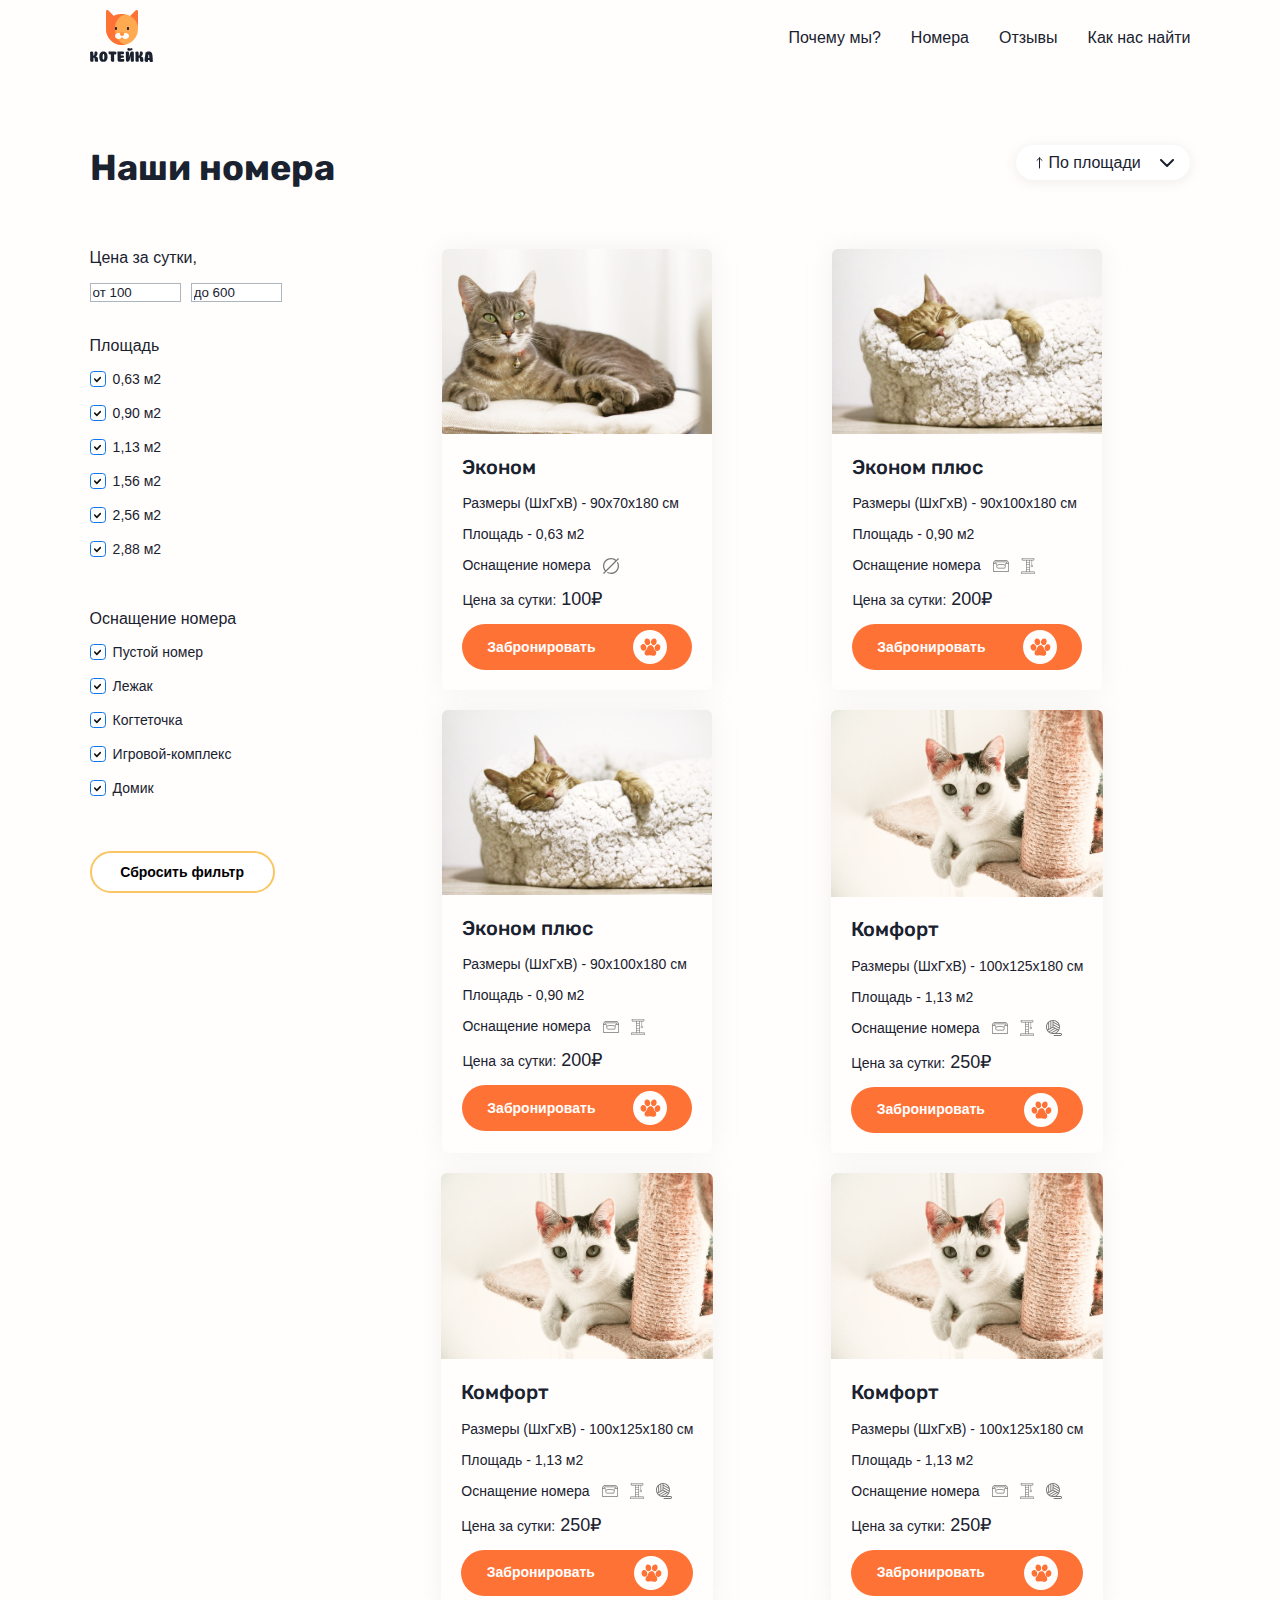
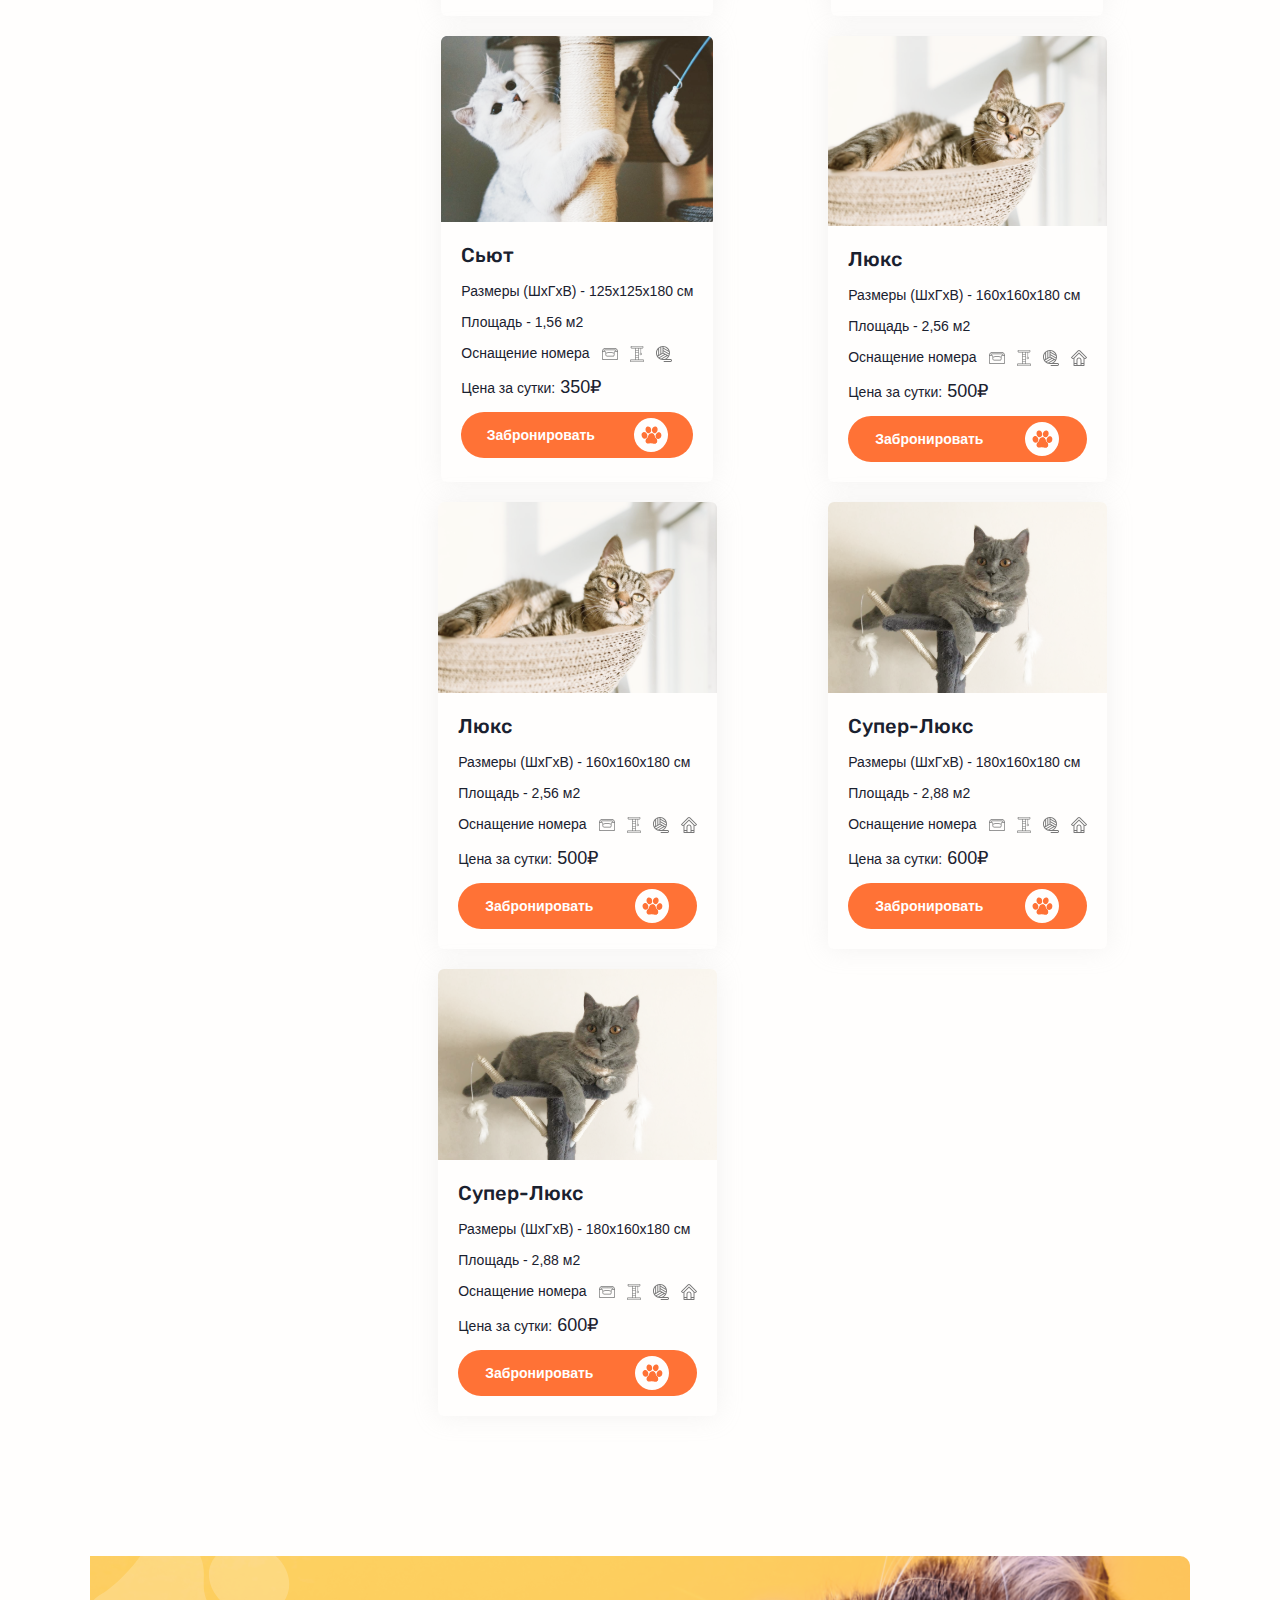
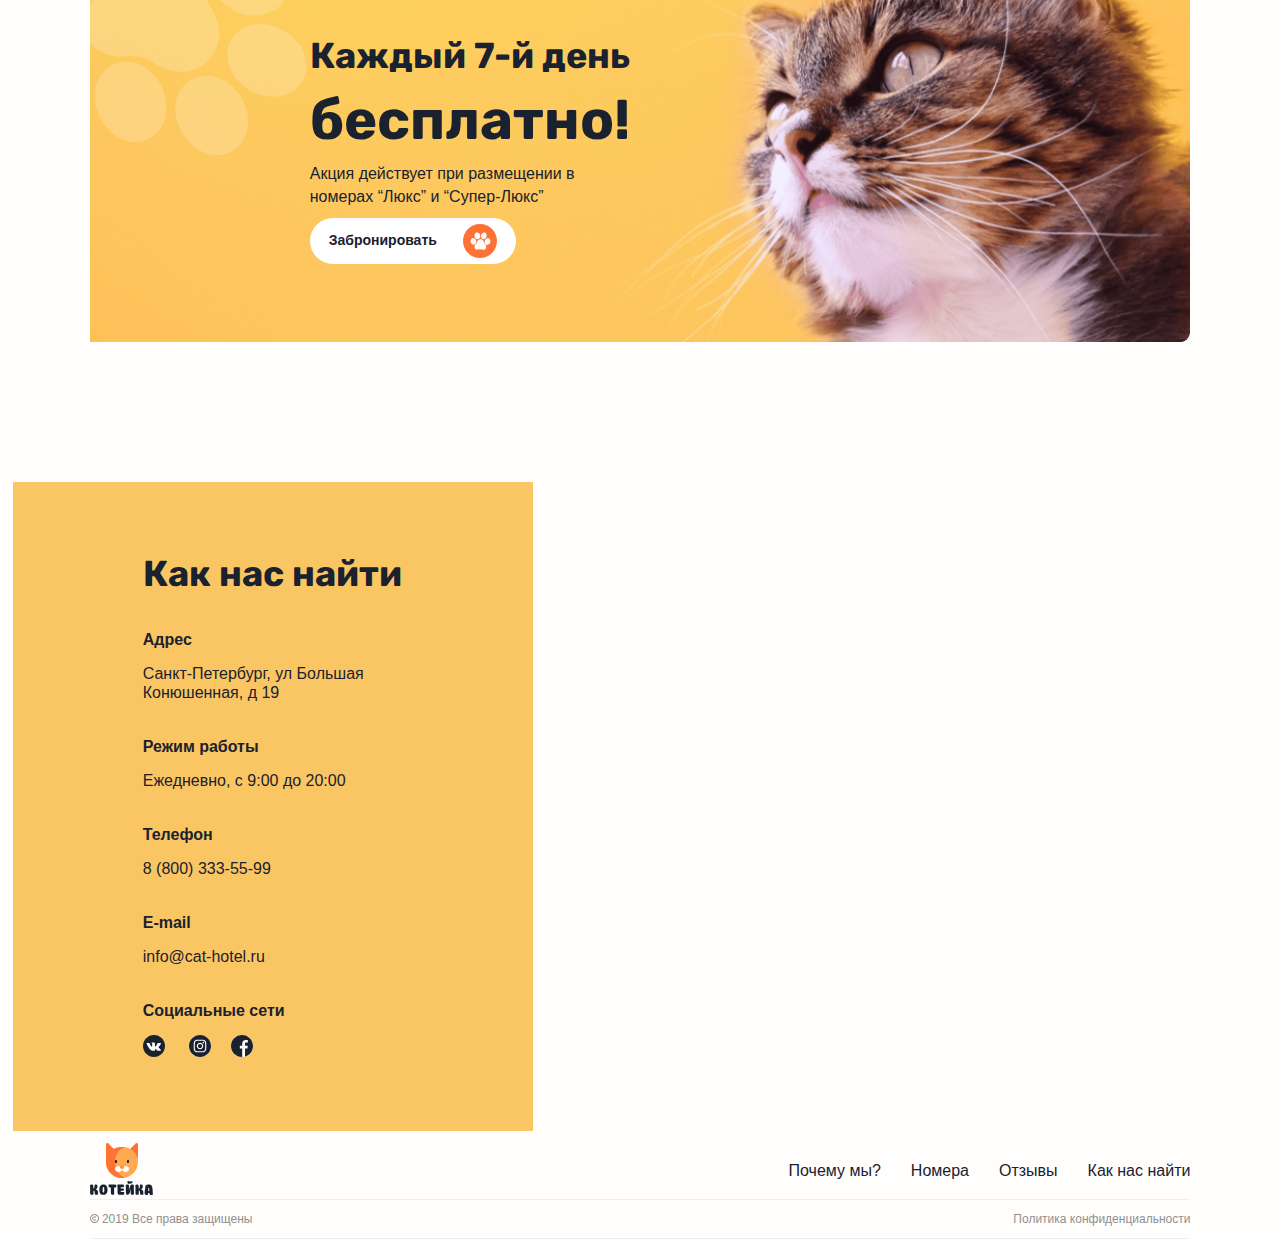
<file: catalog.html>
<!DOCTYPE html> 
<html lang="ru">
	<head>
		<meta charset="utf-8">
		<title>Каталог</title>	 
		<meta name="viewport" content="width=device-width, initial-scale=1.0">
		<link href="css/style.css" rel="stylesheet"> 
		<link href="css/style_font.css" rel="stylesheet"> 	
		<link href="css/checkbox.css" rel="stylesheet"> 
		
		<link rel="preconnect" href="https://fonts.googleapis.com">
		<link rel="preconnect" href="https://fonts.gstatic.com" crossorigin>
		<link href="https://fonts.googleapis.com/css2?family=Lato&family=Rubik&display=swap" rel="stylesheet">
	</head> 
	<body>
			<div class="page">
				<header>
					<div>
						<img src="img/лого.svg" alt="">
					</div>
					<button onclick="menu()"></button>
					<nav>
						<a href="#">Почему мы?</a>
						<a href="#">Номера</a>
						<a href="#">Отзывы</a>
						<a href="#">Как нас найти</a>
					</nav>					
				</header>

				<div class="header_mobile">
					<div class="header_box">
						<div>
							<img src="img/лого.svg" alt="">
						</div>
						<nav>
							<a href="#"><b>Почему мы?   </b>  </a>
							<a href="#"><b>Номера       </b> </a>
							<a href="#"><b>Отзывы       </b>  </a>
							<a href="#"><b>Как нас найти</b></a>
						</nav>
						<p>8 (800) 333-55-99</p>
						<p><img src="img/icon_soc1.svg" alt=""> <img src="img/icon_soc2.svg" alt=""><img src="img/icon_soc3.svg" alt=""></p>
						<img onclick="menu_closed()" src="img/krest.svg" alt="">
					</div>
				</div>

				<main>
					<div class="select_box_button"> 
						<h1>Наши номера</h1>
						<div class="select_box">
							<button onclick="open_filtr()"><img  src="img/filtr.svg" alt="">Фильтры</button>
							<div class="select2">
								<p onclick="select()"  id="select_active" class="select_item_active" value="По площади" ><img src="img/arrow_filtr.svg" alt="">По площади</p>	
								<div class="select3" id="select3">
									<div class="select4">
										<p onclick="sort(1,'text14','p', 'card_item'),select3(1) " id="select_item1" class="select_item" value="По площади" ><img src="img/arrow_filtr.svg" alt="">По площади</p>
										<p onclick="sort(2,'text14','p', 'card_item'),select3(2) " id="select_item2" class="select_item" value="По площади вниз">   <img src="img/arrow_filtr2.svg" alt="">По площади</p>
										<p onclick="sort(1,'text14','t', 'card_item'),select3(3) " id="select_item3" class="select_item" value="По цене вверх">		<img src="img/arrow_filtr.svg" alt=""> По цене</p>
										<p onclick="sort(2,'text14','t', 'card_item'),select3(4) " id="select_item4" class="select_item" value="По цене вниз">		<img src="img/arrow_filtr2.svg" alt="">По цене</p>
									</div>
									<div onclick="select2()" class="select_img"><img src="img/select2.svg" alt=""></div>
								</div>
							</div>
						</div> 	
					</div>

					<div class="Container_card_filtr">
						<div class="filtr">
							<img onclick="closed_filtr()" src="img/krest.svg" alt="">
							<form action="#" class="form2">
								<div > 
									<p class="margin_top">Цена за сутки,</p>
									<div id="textbox">
										<input type="text" name="price" id="price1" placeholder="от 100">
										<input type="text" name="price" id="price2"  placeholder="до 600">
									</div>
								</div>
								<div >
									<p>Площадь</p>
									<label onclick="filtr('p','text14',this.id, 'card_item')" id="square1" class="custom-checkbox" ><input type="checkbox" name="square" checked="checked"><span>0,63 м2</span></label>
									<label onclick="filtr('p','text14',this.id, 'card_item')" id="square2" class="custom-checkbox" ><input type="checkbox" name="square" checked="checked"><span>0,90 м2</span></label>
									<label onclick="filtr('p','text14',this.id, 'card_item')" id="square3" class="custom-checkbox" ><input type="checkbox" name="square" checked="checked"><span>1,13 м2</span></label>
									<label onclick="filtr('p','text14',this.id, 'card_item')" id="square4" class="custom-checkbox" ><input type="checkbox" name="square" checked="checked"><span>1,56 м2</span></label>
									<label onclick="filtr('p','text14',this.id, 'card_item')" id="square5" class="custom-checkbox" ><input type="checkbox" name="square" checked="checked"><span>2,56 м2</span></label>
									<label onclick="filtr('p','text14',this.id, 'card_item')" id="square6" class="custom-checkbox" ><input type="checkbox" name="square" checked="checked"><span>2,88 м2</span></label>
								</div>
								<div >
									<p>Оснащение номера</p>
									<label onclick="filtr2(1)" class="custom-checkbox" ><input type="checkbox" name="equipment[]" checked="checked" id=""><span>Пустой номер</span></label>
									<label onclick="filtr2(1)" class="custom-checkbox" ><input type="checkbox" name="equipment[]" checked="checked" id=""><span>Лежак</span></label>
									<label onclick="filtr2(1)" class="custom-checkbox" ><input type="checkbox" name="equipment[]" checked="checked" id=""><span>Когтеточка</span></label>
									<label onclick="filtr2(1)" class="custom-checkbox" ><input type="checkbox" name="equipment[]" checked="checked" id=""><span>Игровой-комплекс</span></label>
									<label onclick="target2(this.id)" id="res14" class="custom-checkbox" ><input type="checkbox" name="equipment[]" checked="checked" id=""><span>Домик</span></label>									
								</div> 
								<button class="button_reset" onclick="resetButtonBind()">Сбросить фильтр</button>
							</form>
						</div>
						
						<div class="card" id="text14">

							<div class="card_item">
								<img src="img/card_img3.svg" alt="">
								<div class="card_text_button">
									<div>
										<h2>Комфорт</h2>
										<p>Размеры (ШхГхВ) - 100х125х180 см</p>
										<p class="p">Площадь - 1,13 м2</p>
										<p class="card_icon">Оснащение номера<img src="img/icon_card3.svg" alt=""><img src="img/icon_card4.svg" alt=""><img src="img/icon_card6.svg" alt=""></p>
										<p>Цена за сутки:<span class="t"> 250₽</span></p>										
									</div>
									<button onclick="bron()">Забронировать<img src="img/button_icon.svg" alt=""></button>
								</div>
							</div>

							<div class="card_item">
								<img src="img/card_img1.svg" alt="">
								<div class="card_text_button">
									<div>
										<h2>Эконом</h2>
										<p>Размеры (ШхГхВ) - 90х70х180 см </p>
										<p class="p">Площадь - 0,63 м2</p>
										<p class="card_icon" >Оснащение номера<img src="img/icon_card2.svg" alt=""></p>
										<p>Цена за сутки:<span class="t"> 100₽</span></p>										
									</div>
									<button onclick="bron()">Забронировать<img src="img/button_icon.svg" alt=""></button>
								</div>
							</div >

							<div class="card_item">
								<img src="img/card_img2.svg" alt="">
								<div class="card_text_button">
									<div>
										<h2>Эконом плюс</h2>
										<p>Размеры (ШхГхВ) - 90х100х180 см</p>
										<p class="p">Площадь - 0,90 м2</p>
										<p class="card_icon">Оснащение номера<img src="img/icon_card3.svg" alt=""><img src="img/icon_card4.svg" alt=""></p>
										<p>Цена за сутки:<span class="t"> 200₽</span></p>										
									</div>
									<button onclick="bron()">Забронировать<img src="img/button_icon.svg" alt=""></button>
								</div>
							</div>

							<div class="card_item">
								<img src="img/card_img2.svg" alt="">
								<div class="card_text_button">
									<div>
										<h2>Эконом плюс</h2>
										<p>Размеры (ШхГхВ) - 90х100х180 см</p>
										<p class="p">Площадь - 0,90 м2</p>
										<p class="card_icon">Оснащение номера<img src="img/icon_card3.svg" alt=""><img src="img/icon_card4.svg" alt=""></p>
										<p>Цена за сутки:<span class="t"> 200₽</span></p>										
									</div>
									<button onclick="bron()">Забронировать<img src="img/button_icon.svg" alt=""></button>
								</div>
							</div>

							<div class="card_item">
								<img src="img/card_img3.svg" alt="">
								<div class="card_text_button">
									<div>
										<h2>Комфорт</h2>
										<p>Размеры (ШхГхВ) - 100х125х180 см</p>
										<p class="p">Площадь - 1,13 м2</p>
										<p class="card_icon">Оснащение номера<img src="img/icon_card3.svg" alt=""><img src="img/icon_card4.svg" alt=""><img src="img/icon_card6.svg" alt=""></p>
										<p>Цена за сутки:<span class="t"> 250₽</span></p>										
									</div>
									<button onclick="bron()">Забронировать<img src="img/button_icon.svg" alt=""></button>
								</div>
							</div>

							<div class="card_item">
								<img src="img/card_img3.svg" alt="">
								<div class="card_text_button">
									<div>
										<h2>Комфорт</h2>
										<p>Размеры (ШхГхВ) - 100х125х180 см</p>
										<p class="p">Площадь - 1,13 м2</p>
										<p class="card_icon">Оснащение номера<img src="img/icon_card3.svg" alt=""><img src="img/icon_card4.svg" alt=""><img src="img/icon_card6.svg" alt=""></p>
										<p>Цена за сутки:<span class="t"> 250₽</span></p>										
									</div>
									<button onclick="bron()">Забронировать<img src="img/button_icon.svg" alt=""></button>
								</div>
							</div>

							<div class="card_item" >
								<img src="img/card_img4.svg" alt="">
								<div class="card_text_button">
									<div>
										<h2>Сьют</h2>
										<p>Размеры (ШхГхВ) - 125х125х180 см</p>
										<p class="p">Площадь - 1,56 м2</p>
										<p class="card_icon">Оснащение номера<img src="img/icon_card3.svg" alt=""><img src="img/icon_card4.svg"><img src="img/icon_card6.svg" alt=""> </p>
										<p>Цена за сутки:<span class="t"> 350₽</span></p>										
									</div>
									<button onclick="bron()">Забронировать<img src="img/button_icon.svg" alt=""></button>
								</div>
							</div>
							 
							<div class="card_item">
								<img src="img/card_img5.svg" alt="">
								<div class="card_text_button">
									<div>
										<h2>Люкс</h2>
										<p>Размеры (ШхГхВ) - 160х160х180 см</p>
										<p class="p">Площадь - 2,56 м2</p>
										<p class="card_icon">Оснащение номера<img src="img/icon_card3.svg"><img src="img/icon_card4.svg" alt=""><img src="img/icon_card6.svg" alt=""><img src="img/icon_card5.svg" alt=""> </p>
										<p>Цена за сутки:<span class="t"> 500₽</span></p>										
									</div>
									<button onclick="bron()">Забронировать<img src="img/button_icon.svg" alt=""></button>
								</div>
							</div>

							<div class="card_item" >
								<img src="img/card_img6.svg" alt="">
								<div class="card_text_button">
									<div>
										<h2>Супер-Люкс</h2>
										<p>Размеры (ШхГхВ) - 180х160х180 см</p>
										<p class="p">Площадь - 2,88 м2</p>
										<p class="card_icon">Оснащение номера<img src="img/icon_card3.svg"><img src="img/icon_card4.svg" alt=""><img src="img/icon_card6.svg" alt=""><img src="img/icon_card5.svg" alt=""></p>
										<p>Цена за сутки:<span class="t"> 600₽</span></p>										
									</div>
									<button onclick="bron()">Забронировать<img src="img/button_icon.svg" alt=""></button>
								</div>
							</div>	
							
							<div class="card_item" >
								<img src="img/card_img6.svg" alt="">
								<div class="card_text_button">
									<div>
										<h2>Супер-Люкс</h2>
										<p>Размеры (ШхГхВ) - 180х160х180 см</p>
										<p class="p">Площадь - 2,88 м2</p>
										<p class="card_icon">Оснащение номера<img src="img/icon_card3.svg"><img src="img/icon_card4.svg" alt=""><img src="img/icon_card6.svg" alt=""><img src="img/icon_card5.svg" alt=""></p>
										<p>Цена за сутки:<span class="t"> 600₽</span></p>										
									</div>
									<button onclick="bron()">Забронировать<img src="img/button_icon.svg" alt=""></button>
								</div>
							</div>

							<div class="card_item" >
								<img src="img/card_img5.svg" alt="">
								<div class="card_text_button">
									<div>
										<h2>Люкс</h2>
										<p>Размеры (ШхГхВ) - 160х160х180 см</p>
										<p class="p">Площадь - 2,56 м2</p>
										<p class="card_icon">Оснащение номера<img src="img/icon_card3.svg"><img src="img/icon_card4.svg" alt=""><img src="img/icon_card6.svg" alt=""><img src="img/icon_card5.svg" alt=""> </p>
										<p>Цена за сутки:<span class="t"> 500₽</span></p>										
									</div>
									<button onclick="bron()">Забронировать<img src="img/button_icon.svg" alt=""></button>
								</div>
							</div>
						</div>
					</div>

					<div class="action">
						<div>
							<p class="h1">Каждый 7-й день</p>
							<p class="Big_text">бесплатно!</p>
							<p class="action_text">Акция действует при размещении
								в номерах “Люкс” и “Супер-Люкс” </p>
							<button  class="button_white" onclick="bron()" >Забронировать<img src="img/paw_white.svg" alt=""></button>
						</div>
					</div>

					<div class="container_map">
						<div class="map_text">
							<p class="h1">Как нас найти</p>
							<span>Адрес</span>
							<p>Санкт-Петербург,
							ул Большая Конюшенная, д 19</p>
							<span>Режим работы</span>
							<p>Ежедневно, с 9:00 до 20:00</p>
							<span>Телефон</span>
							<p>8 (800) 333-55-99</p>
							<span>E-mail</span>
							<p>info@cat-hotel.ru</p>
							<span>Социальные сети</span>
							<p><img src="img/icon_soc1.svg" alt=""> <img src="img/icon_soc2.svg" alt=""><img src="img/icon_soc3.svg" alt=""></p>
						</div>
						<div class="map" id="map"><script src="http://api-maps.yandex.ru/2.1/?lang=ru_RU"></script></div>
					</div>

				</main>
				<footer>
					<div>
						<div>
							<img src="img/лого.svg" alt="">
						</div>

						<nav>
							<a href="#">Почему мы?</a>
							<a href="#">Номера</a>
							<a href="#">Отзывы</a>
							<a href="#">Как нас найти</a>
						</nav>
					</div>
					<div>
						<p><img src="img/Copyright.svg" alt=""> 2019 Все права защищены</p>
						<p>Политика конфиденциальности</p>
					</div>
				</footer>
			</div>

			
				<div class="bron">
					<img onclick="bron_closed()" src="img/krest.svg" alt="">
					<h2>Забронировать номер</h2>
					<form action="#">
						<input type="text" name="name" placeholder="Ваше имя" id="">
						<input type="text" name="name_pet" placeholder="Имя Питомца" id="">
						<input type="text" name="telefon" placeholder="Телефон" id="">
						<input type="text" name="e-mail" placeholder="E-mail" id="">
						<button type="submit" onclick="bron_closed(),bron_alert()" >Отправить заявку <img src="img/button_icon.svg" alt=""></button>
					</form>
				</div>

				<div class="bron_alert">
					<img src="img/krest.svg" onclick="bron_alert_closed()" alt="">
					<h2>Спасибо за заявку!</h2>
					<p>Мы свяжемся с вами в ближайшее время</p>
					<button onclick="bron_alert_closed()" type="button">Ок<img src="img/button_icon.svg"></button>
				</div>
				
	<script src="JavaScript.js"></script>
	<script src="map.js"></script>
	
	</body> 
</html>
</file>
<file: css/style.css>
body{
	margin: 0;
	display: flex;
	justify-content: center;
	background-color: #FFFEFD;
	
	
}

[onclick]{
	cursor: pointer;
}

.page{
	width: 86%;	
	
}


a{
	text-decoration: none;
	color: #1A212F;	
}

header{
	display:flex;
	justify-content: space-between;
	align-items: center;
	width: 100%;
	height: 76px;
}

header>button{
	display: none;
	
}

.header_mobile{	
	position: relative;
	display: none;
	background: #FAC663;	
	min-height: 400px;
	width: 100vw;
	margin: 0 -7%;
}
.header_mobile>.header_box>nav{
	margin-top: 25px;
    display: flex;
    column-gap: 30px;
    flex-direction: column;
	margin-bottom: 40px;
}
.header_mobile>.header_box>p>img{
	margin-right: 20px;
}

.header_mobile>.header_box>nav>a{
	margin-top: 25px;
}

.header_box{
 margin: 15px;
}

.header_box>img{
	position: absolute;
	top: 25px;
	right: 25px;
}




h1{
	margin: 70px 0 60px 0;
}

nav{
	display: flex;
	column-gap:30px;
}

.select_box_button{
display: flex;
justify-content: space-between;
}

.select_box{
	display: flex;
	justify-content: space-between;
	align-items: center;
	
}

.select_box>button{
	display: none;
	width: 121px;
	height: 35px;
	background: #FFFFFF;
	box-shadow: 0px 2px 12px rgba(173, 152, 143, 0.18);
	border-radius: 25px;
	border: none;
}

.select2{
	position: relative;
	min-width: 174px;
}

.select3{
	display: none;
	position: absolute;
	top:-17.5px;
	left: 0;
	min-width: 174px;
	background: #FFFFFF;
	box-shadow: 0px 2px 12px rgba(173, 152, 143, 0.18);
	border-radius: 4px;
	align-items: flex-start;
    justify-content: space-between;
}

.select_img>img{
	margin: 20px 20px 0 0;
}

.select_item>img{
	margin-left: 20px;
	margin-right: 5px;
}

.select_item_active{
	display: flex;
	background: #FFFFFF;
	box-shadow: 0px 2px 12px rgba(173, 152, 143, 0.18);
	border-radius: 25px;
	width: 174px;
	height: 35px;
	background-image: url(../img/select.svg);
	background-repeat: no-repeat;
	background-position: 90% 50%;
	align-items: center;
}

.select_item_active>img{
	margin-left: 20px;
	margin-right: 5px;
}



.select2 p:hover{
	color:#FF7236;
	cursor: pointer;
}

.Container_card_filtr{
	display: flex;	
	gap: 90px;
}

.card{
	flex: 3;
	display: grid;
	grid-template-columns: repeat(auto-fit, minmax(270px, 370px));
	gap: 20px;
	justify-items: center;	
}

.card_item>img{
	width: 100%;
}

.card_item{
	box-shadow: 0px 0px 25px 0px #D0D0D040;
	border-radius: 6px 6px 6px 6px;
	flex-grow: 1;
	flex-basis: 210px;
	
}

.card_item button, .bron>form>button,.bron_alert>button{
	display: flex;
	border: none;
	background-color: #FF7236;
	border-radius: 25px;
	color: white;
	width: 100%;
	height: 46px;
	align-items: center;
    justify-content: space-around;
	max-width: 274px;
}

.card_text_button{
	display: flex;
	margin: 20px;
	margin-top: 0;	
	flex-direction: column;
	justify-content: space-between;
	
}

.card_icon {
	display:inline-flex;
	align-items: center;
	margin: 0;
}

.card_icon img{
	width: initial;
	margin-left: 12px;
}

button img{
	height: 34px;
	width: 34px!important;
}

.filtr{
	display: flex;
	flex:0.8;	
}

img{
	size: 1%;
}

.form2 div{	
	display: flex;
	flex-direction: column;
}

#textbox input{
	width: 40%;
	max-width: 120px;
	border: 1px solid #adb5bd;
	

}

::placeholder{
	color: #1A212F;
}

.margin_top{
	margin-top: 0!important;
}

.form2 p{
	margin-top: 35px;
}

#textbox{
	flex-direction: row;
	gap:10px;
}

.button_reset{
	width: 185px;
	height: 42px;
	border: 2px solid #FAC663;
	box-sizing: border-box;
	border-radius: 25px;
	background-color: #FFFFFF;
	margin-top: 37px;
}

.custom-checkbox{
	font-size: 14px;
}
.action{
	display: flex;
	background:url(../img/paw.svg), url(../img/cat.svg);
	background-position: 0 0, 100% 0;
	background-repeat: no-repeat;		
	background-size: auto, cover;
	padding: 78px 0;
	margin:140px 0 ;
}

.action>div{
margin-left:20% ;
}

.action>div>p{
	margin: 0;
	margin-bottom:10px ;
	max-width: 320px;	
}

.button_white{
	display: flex;
	border: none;
	background-color: #ffffff;
	border-radius: 25px;
	color:#1A212F;
	width: 100%;
	height: 46px;
	align-items: center;
    justify-content: space-around;
	max-width: 206px;
}

.container_map{
	display: inline-flex;
	width: 114%;
	margin: 0 -7%;
}

.map_text{
	display: flex;
	flex:0.415;
	flex-direction: column;
	background-color: #FAC663;
	padding: 55px 0 35px;
}

.map_text p{
	margin: 15px 0 35px 25%;
}
.map_text span,.map_text p,.map_text.h1{
	max-width: 259px;
	margin-left: 25%;
}

.map{
	display: flex;
	flex:0.585;
	
}

.map_text p img{
	margin-right: 20px;
}

footer{
	display:flex;
	justify-content: space-between;
	align-items: center;
	width: 100%;
	margin-top: 12px;
	flex-direction: column;
}

footer>div{
	display: flex;
    width: 100%;
    border-bottom: 1px solid #EFEFEF;
    align-items: center;
    justify-content: space-between;
}


.filtr2{
	position: absolute;
	width: 44%;
	top:136px;
	left:28%;
	background: #FFFEFD;
	box-shadow: 0px 4px 25px rgba(153, 153, 153, 0.25);
	border-radius: 6px;
	z-index: 100;
}

.filtr2>img{
	position: absolute;
	right:25px;
	top:25px;
}

.filtr>img{
	display: none;
}

.filtr2>form{
	margin: 50px 60px;	
}



.bron{
	display: none;
	position: fixed;
	top:20px;
	width: 570px;
	flex-direction: column;
	align-items: center;
	background-color: #FFFEFD;
	box-shadow: 0px 0px 25px rgba(208, 208, 208, 0.25);
	border-radius: 10px;
	

}

.bron_alert{
	display: none;
	position: fixed;
	top:40%;
	width: 570px;
	flex-direction: column;
	align-items: center;
	background: #FFFEFD;
	box-shadow: 0px 0px 25px rgba(208, 208, 208, 0.25);
	border-radius: 10px;
}

.bron>img,.bron_alert>img{
	width: 16px;
	position: absolute;
	top:40px;
	right:40px;
}

.bron>form{
	display: flex;	
	flex-direction: column;
	width: 75%;
	align-items: center;
}

.bron>form input{
	margin-top: 20px;
	border: 1px solid #D7D7D7;
	box-sizing: border-box;
	border-radius: 25px;
	height: 52px;
	padding-left:30px; 
	width: 100%;
	max-width: 430px;
}

.bron>form>button{
	margin:50px 0 70px 0;
}

.bron>form>p{
	margin:0;
}

.bron>h2{
	margin:70px 0 20px 0;
}

.bron_alert>button{
	max-width: 120px;
	margin: 50px 0;
}

.bron_alert>h2{	
	margin: 70px 0 25px 0;
}

.bron_alert>p{	
	margin:0;
}

.photo{
	display: inline-block; /* Строчно-блочный элемент */
    position: relative;
	margin-left: 8px;
}

.photo:hover::after {	
	content: attr(data-title); /* Выводим текст */
    position: absolute; /* Абсолютное позиционирование */
    left: -20px; top: -40px; /* Положение подсказки */
    z-index: 100; /* Отображаем подсказку поверх других элементов */
   
    font-family: Arial, sans-serif; /* Гарнитура шрифта */
    font-size: 12px; /* Размер текста подсказки */
    padding: 10px 10px; /* Поля */
    background: #FFFFFF;
	box-shadow: 0px 2px 12px rgba(173, 152, 143, 0.18);
	border-radius: 4px;
	border: 1px solid;
	border-color: #FAC663;
	width: max-content;	
}


.card_box{
	display: flex;
	gap: 30px;
	flex-direction:row;
	margin-bottom: 140px;
}

.card_box_img div{
	display: flex;
	
}

.card_box_img{
	display: flex;
	gap: 30px;
	flex-direction:column;
	justify-content: space-between;
}

.img_box{
	display: flex;
}

.card_box_text{
	margin-left: 40px;
}

.card_box_text h2{
	margin: 0;
}

.card_box_text div{
	display: flex;
	flex-direction: column;
	margin: 15px 0 21px 0;
}

.card_text>p{
	margin:25px 0 0 0;
	
    
}

#icon_text{
	margin: 0;
}

.icon_text>p{
	flex-direction: row;
	align-items: center;
	display: flex;
	margin: 0 0 15px 0;
}
.icon_text img{
	max-width: 16px;
	margin-right: 8px;
}

.card_box_text>p{
	margin-top: 15px;
	margin-bottom: 30px;
}





@media(max-width:989px)
{
	.Container_card_filtr {
    		display: flex;
    		gap: 90px;
    		flex-direction: column;
	}

	.select_box>button{
		display: flex;
		align-items: center;
		justify-content: space-around;
		margin-right: 30px;
	}

	.select_box>button>img{
		width:12px ;
		height:15px;
	}
	

	.action{
		display: flex;
		background:url(../img/paw.svg), url(../img/cat1.png);
		background-position: 0 0, 100% 100%;
		background-repeat: no-repeat;		
		background-size: auto, cover;
		padding:0px 0;
		margin:120px 0 ;
		height: 350px;
		
	}

	.action>div{
		margin-top: 50px;
		margin-left: 50px;
		display: flex;
		flex-direction: column;
		align-items: flex-start;
	}
	
	.action>div>p{		
		max-width: 300px;	
	}

	.map_text{		
		flex:0.48;		
		padding: 60px 0 ;
	}
	
	.map_text p{
		margin: 15px 0 30px 45px;
	}
	.map_text span,.map_text p,.map_text.h1{		
		margin-left: 45px;
	}
	
	.map{		
		flex:0.52;		
	}
	
	.map_text p img{
		margin-right: 20px;
	}

	.bron{		
		width: 502px;	
	}
	
	.bron_alert{		
		width: 502;		
	}

	.bron>img,.bron_alert>img{
		
		top:25px;
		right:25px;
	}
}

@media(max-width:649px)
{
	.select_box>button{
		display: flex;
		align-items: center;
		justify-content: space-around;
	}

	.bron{		
		width: 290px;	
	}
	
	.bron_alert{		
		width: 290px;		
	}

	.select_box>button>img{
		width:12px ;
		height:15px;
	}

	.select_box_button {
		display: block;
		justify-content: space-between;
	}
	.select_box_button>h1 {
		margin: 40px 0;
	}

	.filtr2{
		position: absolute;
		width: 90%;
		top:102px;
		left:5%;
		background: #FFFEFD;
		box-shadow: 0px 4px 25px rgba(153, 153, 153, 0.25);
		border-radius: 6px;
		z-index: 100;
	}
	
	.filtr2>img{
		position: absolute;
		right:20px;
		top:20px;
	}
	
	
	.filtr2>form{
		margin: 50px 25px;
		
	}

	header>button{
		display: flex;
		width: 22px;
		height: 16px;
		background-image: url(../img/button_menu.svg);
		border: none;
		background-color: white;
	}

	header>nav{
		display: none;	
		column-gap:30px;	
	}


	header{
		display:flex;
		justify-content: space-between;
		align-items: center;
		width: 100%;
		height: 76px;
	}

	.action{
		display: flex;
		background:url(../img/paw.svg), url(../img/cat.png);
		background-position: 0 0, 100% 100%;
		background-repeat: no-repeat;		
		background-size: auto, cover;
		padding:0px 0;
		margin:70px 0 ;
		height: 500px;
		justify-content: center;
	}
	
	.action>div{
		margin-top: 50px;
		margin-left: 0;
		display: flex;
		flex-direction: column;
		align-items: center;
	}
	
	.action>div>p{		
		max-width: 300px;	
	}
	

	.container_map{
		display: block;		
	}		
	
	.map_text span,.map_text p,.map_text.h1{		
		margin-left: 15px;
	}

	.map{
		height: 300px;
	}

	footer{
		display:flex;
		
	}
	
	footer>div{
		display: flex;
		flex-direction: column;
   		align-items: flex-start;
	}

	footer>div>nav{
		flex-wrap: wrap;
	}

	footer>div>nav>a{
		width: 45%;
		margin-bottom: 20px;
	}

	footer>div>div>img{
		margin:30px 0 20px 0;
	}	

	.bron>img,.bron_alert>img{
		
		top:20px;
		right:20px;
	}

	.bron>h2 {
		max-width: 170px;
		font-size: 24px;
		text-align: center;
	}

	.bron_alert>p {
		margin: 0;
		max-width: 150px;
		text-align: center;
	}
}
</file>
<file: css/style_font.css>
body{
	color: #1A212F;
	font-family: 'Arial';
}

#text14{
	font-family: 'Arial';
font-size: 14px;
font-style: normal;
font-weight: 400;
line-height: 17px;
letter-spacing: 0em;
text-align: left;

}

h3,h4,h5,h6{
	font-family: 'Rubik';
	font-style: normal;
	
}

h1,.h1{
	font-family: 'Rubik';
	font-style: normal;
	font-weight: bold;
	font-size: 36px;
	line-height: 43px;
}

h2{
	font-family: 'Rubik';
	font-style: normal;
	font-weight: 500;
	font-size: 20px;
	line-height: 24px;
}

button{	
	font-style: normal;
	font-weight: 600;
	font-size: 14px;
	line-height: 17px;
}

.nav{	
	font-style: normal;
	font-weight: 600;
	font-size: 16px;
	line-height: 19px; 
}

.card_item span{
	font-style: normal;
	font-weight: 500;
	font-size: 18px;
	line-height: 22px;
}

.Big_text{
	font-family: 'Rubik';
	font-size: 56px;
	font-style: normal;
	font-weight: 700;
	line-height: 66px;
	letter-spacing: 0em;
	text-align: left;
}

.action_text{
	font-family: 'Arial';	
	font-style: normal;
	font-weight: normal;
	font-size: 16px;
	line-height: 140%;

}

.map_text span{
	font-family: Arial;
	font-size: 16px;
	font-style: normal;
	font-weight: 700;
	line-height: 19px;
	letter-spacing: 0em;
	text-align: left;
	
}

.map_text p{
	font-family: Arial;
	font-size: 16px;
	font-style: normal;
	font-weight: 400;
	line-height: 19px;
	letter-spacing: 0em;
	text-align: left;
	
}

.map_text .h1{
	font-family: 'Rubik';
	font-style: normal;
	font-weight: bold;
	font-size: 36px;
	line-height: 43px;
}

footer>div>p{
	font-family: Arial;
	font-style: normal;
	font-weight: normal;
	font-size: 12px;
	line-height: 14px;
	color: #8F8F8F;
}

.bron>h2{
	font-size: 28px;
}

.card_box_text>h2{
	font-size: 36px;
}

.card_box_text>p>span{
	font-size: 18px;
}

@media(max-width:649px){
.bron>h2{
	font-size: 24px;
}
}
</file>
<file: css/checkbox.css>
/* для элемента input c type="checkbox" */
.custom-checkbox>input {
	position: absolute;
	z-index: -1;
	opacity: 0;
  }
  
  /* для элемента label, связанного с .custom-checkbox */
  .custom-checkbox>span {
	display: inline-flex;
	align-items: center;
	user-select: none;
  }
  
  /* создание в label псевдоэлемента before со следующими стилями */
  .custom-checkbox>span::before {
	content: '';
	display: inline-block;
	width: 1em;
	height: 1em;
	flex-shrink: 0;
	flex-grow: 0;
	border: 1px solid #adb5bd;
	border-radius: 0.25em;
	margin-right: 0.5em;
	background-repeat: no-repeat;
	background-position: center center;
	background-size: 50% 50%;
  }
  
  /* стили при наведении курсора на checkbox */
  .custom-checkbox>input:not(:disabled):not(:checked)+span:hover::before {
	border-color: #b3d7ff;
  }
  
  /* стили для активного чекбокса (при нажатии на него) */
  .custom-checkbox>input:not(:disabled):active+span::before {
	background-color: #b3d7ff;
	border-color: #b3d7ff;
  }
  
  /* стили для чекбокса, находящегося в фокусе */
  .custom-checkbox>input:focus+span::before {
	box-shadow: 0 0 0 0.2rem rgba(0, 123, 255, 0.25);
  }
  
  /* стили для чекбокса, находящегося в фокусе и не находящегося в состоянии checked */
  .custom-checkbox>input:focus:not(:checked)+span::before {
	border-color: #80bdff;
  }
  
  /* стили для чекбокса, находящегося в состоянии checked */
  .custom-checkbox>input:checked+span::before {
	border-color: #0b76ef;	
	background-image: url(../img/checked.svg);
	size:100% 100%;
  }
  
  /* стили для чекбокса, находящегося в состоянии disabled */
  .custom-checkbox>input:disabled+span::before {
	background-color: #e9ecef;
  }

  .custom-checkbox{
	  margin: 0 0 15px 0;
  }
</file>
